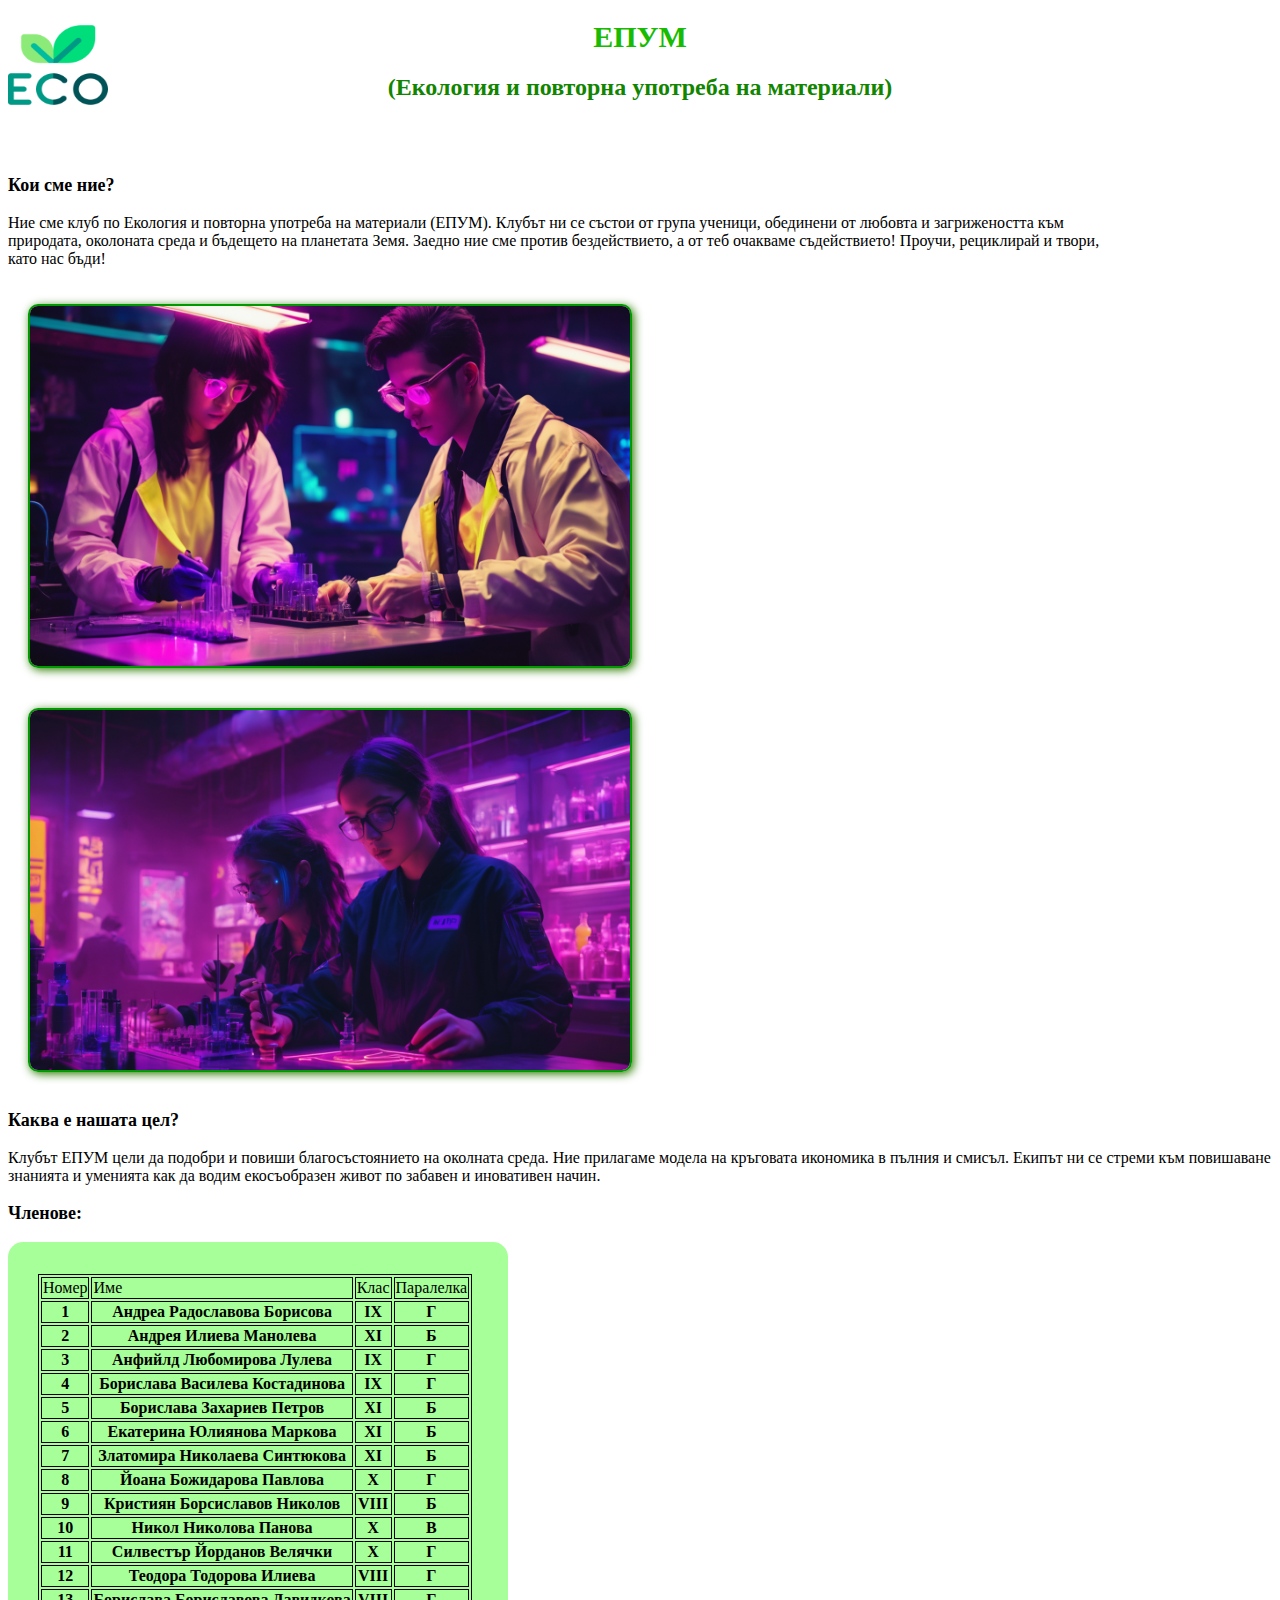
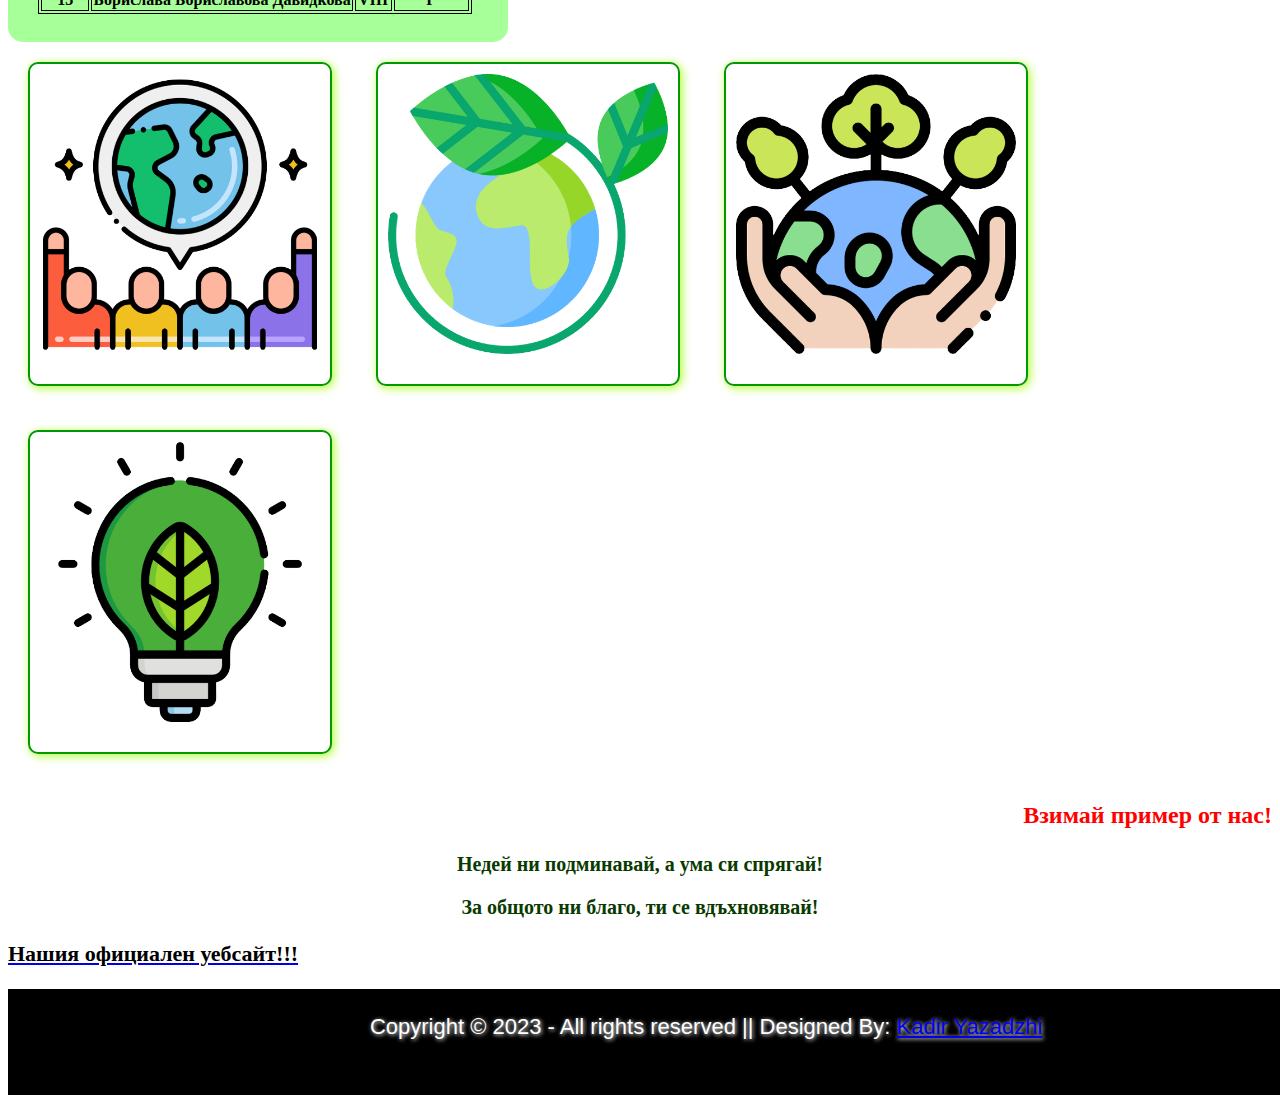
<file: index.html>
<!DOCTYPE html>
<html lang="en">
<head>
    <meta charset="UTF-8">
    <title>ЕПУМ</title>
    <link rel="stylesheet" href="Style/index.css">
</head>
<body oncontextmenu="return false;" onselectstart="return false">

<h1 class="tittle">ЕПУМ</h1>
<h2 class="tittle-2">(Екология и повторна употреба на материали)</h2>

<img class="logo" src="Photo/eco-friendly-removebg-preview.png">
<script src="https://cdn.lordicon.com/lordicon-1.1.0.js"></script>
<lord-icon
        src="https://cdn.lordicon.com/rkiwwysn.json"
        class="danimation"
        trigger="hover"
        style="width:150px;height:150px">
</lord-icon>
<br>
<br>
<p class="Question">Кои сме ние?</p>
<p class="text">Ние сме клуб по Екология и повторна употреба на материали (ЕПУМ). Клубът ни се състои от група ученици, обединени от любовта и загрижеността към природата, околоната среда и бъдещето на планетата Земя. Заедно ние сме против бездействието, а от теб очакваме съдействието! Проучи, рециклирай и твори, като нас бъди!</p>
<div  class="container">
    <img alt="Нашия клуб" class="img-1" src="Photo/ekip-1.png">
</div>

<div class="container">
    <img class="img-1" alt="Нашия клуб" src="Photo/ekip-2.png">
</div>
<p class="Question">Каква е нашата цел?</p>
<p class="text">Клубът ЕПУМ цели да подобри и повиши благосъстоянието на околната среда. Ние прилагаме модела на кръговата икономика в пълния и смисъл. Екипът ни се стреми към повишаване знанията и уменията как да водим екосъобразен живот по забавен и иновативен начин.</p>
<p class="Question">Членове:</p>
<div class="box">
<table>
    <tr>
        <td>Номер</td>
        <td>Име</td>
        <td>Клас</td>
        <td>Паралелка</td>
    </tr>
    <tr>
        <th>1</th>
        <th>Андреа Радославова Борисова</th>
        <th>IX</th>
        <th>Г</th>
    </tr>

    <tr>
        <th>2</th>
        <th>Андрея Илиева Манолева</th>
        <th>XI</th>
        <th>Б</th>
    </tr>

    <tr>
        <th>3</th>
        <th>Анфийлд Любомирова Лулева </th>
        <th>IX</th>
        <th>Г</th>
    </tr>

    <tr>
        <th>4</th>
        <th>Борислава Василева Костадинова </th>
        <th>IX</th>
        <th>Г</th>
    </tr>

    <tr>
        <th>5</th>
        <th>Борислава Захариев Петров </th>
        <th>XI</th>
        <th>Б</th>
    </tr>

    <tr>
        <th>6</th>
        <th>Екатерина Юлиянова Маркова </th>
        <th>XI</th>
        <th>Б</th>
    </tr>

    <tr>
        <th>7</th>
        <th>Златомира Николаева Синтюкова </th>
        <th>XI</th>
        <th>Б</th>
    </tr>

    <tr>
        <th>8</th>
        <th>Йоана Божидарова Павлова </th>
        <th>X</th>
        <th>Г</th>
    </tr>

    <tr>
        <th>9</th>
        <th>Кристиян Борсиславов Николов</th>
        <th>VIII</th>
        <th>Б</th>
    </tr>

    <tr>
        <th>10</th>
        <th>Никол Николова Панова </th>
        <th>X</th>
        <th>В</th>
    </tr>

    <tr>
        <th>11</th>
        <th>Силвестър Йорданов Велячки </th>
        <th>X</th>
        <th>Г</th>
    </tr>

    <tr>
        <th>12</th>
        <th>Теодора Тодорова Илиева </th>
        <th>VIII</th>
        <th>Г</th>
    </tr>

    <tr>
        <th>13</th>
        <th>Борислава Бориславова Давидкова </th>
        <th>VIII</th>
        <th>Г</th>
    </tr>
</table>
</div>
<div class="image-box">
<img class="image" src="Photo/environment-removebg-preview.png">
</div>
<div class="image-box2">
<img class="image" src="Photo/planet-earth-removebg-preview.png">
</div>
<div class="image-box3">
<img class="image" src="Photo/save-the-planet-removebg-preview.png">
</div>
<div class="image-box3">
    <img class="image" src="Photo/light-bulb-removebg-preview.png">
</div>
<p class="example">Взимай пример от нас!</p>
    <p class="direction">
        Недей ни подминавай, а ума си спрягай!
    </p>
    <p class="direction">
        За общото ни благо, ти се вдъхновявай!
    </p>
<a href="Home.html">
<p class="link">Нашия официален уебсайт!!!</p>
</a>
<div class="footer">
    <p class="textfooter">Copyright © 2023 - All rights reserved || Designed By: <a href="https://thetrackone.github.io/thetrack/Profile.html">Kadir Yazadzhi</a></p>
</div>

</body>
</html>
</file>
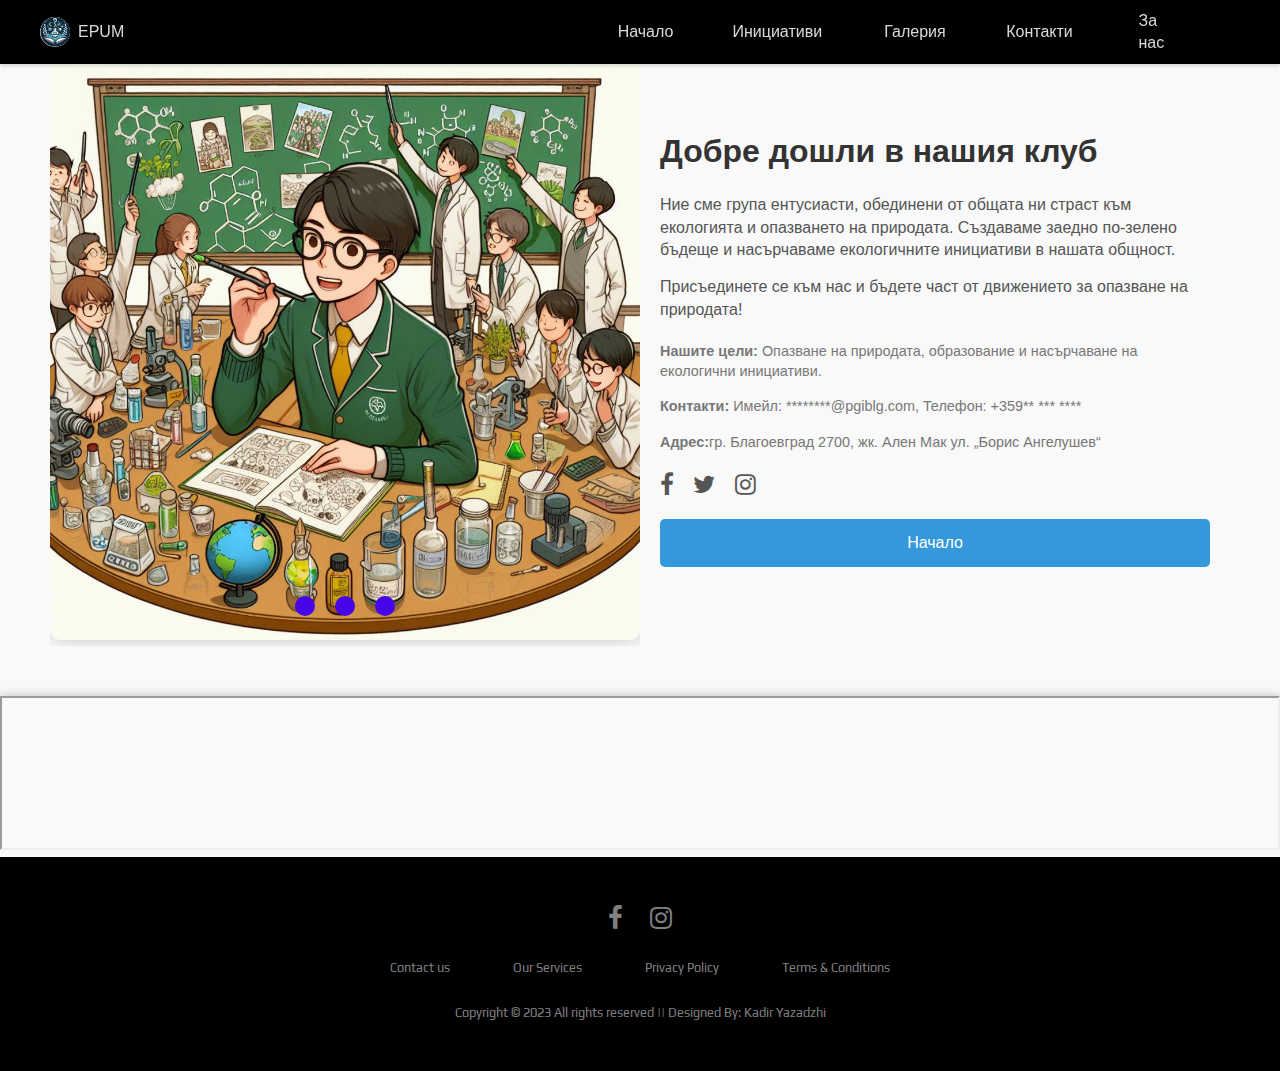
<file: About us.html>
<!DOCTYPE html>
<html lang="en">
<head>
    <meta charset="UTF-8">
    <meta name="viewport" content="width=device-width, initial-scale=1.0">
    <link rel="stylesheet" href="Style/About%20us.css">
    <link rel="stylesheet" href="Style/Navbar.css">
    <link rel="stylesheet" href="Style/Footer.css">
    <title>About Us</title>
    <meta name="description" content="This is a site for a chemistry club called EPUM (Ecology and Reuse of Materials) headed by Duska Stankovska at PGI Ivan Iliev - Blagoevgrad. The site is for educational purposes, developed and maintained by Kadir Yazadzhi.">
    <meta name="keywords" content="EPUM">
    <meta name="author" content="Kadir Yazadzhi">
</head>

<body oncontextmenu="return false;" onselectstart="return false">
<header id="navbar">
    <nav class="navbar-container container">
        <a href="/" class="home-link">
            <div class="navbar-logo" ><img class="logo" src="Photo/logo-official-epum.png"></div>
            EPUM
        </a>
        <button type="button" id="navbar-toggle" aria-controls="navbar-menu" aria-label="Toggle menu" aria-expanded="false">
            <span class="icon-bar"></span>
            <span class="icon-bar"></span>
            <span class="icon-bar"></span>
        </button>
        <div id="navbar-menu" aria-labelledby="navbar-toggle">
            <ul class="navbar-links">
                <li class="navbar-item"><a class="navbar-link" href="Home.html">Начало</a></li>
                <li class="navbar-item"><a class="navbar-link" href="Initiative.html">Инициативи</a></li>
                <li class="navbar-item"><a class="navbar-link" href="Gallery.html">Галерия</a></li>
                <li class="navbar-item"><a class="navbar-link" href="Contact.html">Контакти</a></li>
                <li class="navbar-item"><a class="navbar-link" href="About%20us.html">За нас</a></li>
            </ul>
        </div>
    </nav>
</header>
<script>
    function changeImage(image) {
        document.getElementById('about-image').src = image;
    }

    function scrollToTop() {
        const scrollDuration = 1000;
        const scrollStep = -window.scrollY / (scrollDuration / 15);
        const scrollInterval = setInterval(() => {
            if (window.scrollY !== 0) {
                window.scrollBy(0, scrollStep);
            } else {
                clearInterval(scrollInterval);
            }
        }, 15);
    }



</script>
<div class="about-us-container">
    <div class="image-container">
        <img id="about-image" src="Photo/About-Us-1.jpg" alt="About Us Image">
        <div class="image-buttons">
            <button onclick="changeImage('Photo/About-Us-2.jpg')"></button>
            <button onclick="changeImage('Photo/About-Us-3.jpg')"></button>
            <button onclick="changeImage('Photo/About-Us-4.jpg')"></button>
        </div>
    </div>
    <div class="text-container">
        <h1>Добре дошли в нашия клуб</h1>
        <p>Ние сме група ентусиасти, обединени от общата ни страст към екологията и опазването на природата. Създаваме заедно по-зелено бъдеще и насърчаваме екологичните инициативи в нашата общност.</p>
        <p>Присъединете се към нас и бъдете част от движението за опазване на природата!</p>
        <div class="additional-info">
            <p><strong>Нашите цели:</strong> Опазване на природата, образование и насърчаване на екологични инициативи.</p>
            <p><strong>Контакти:</strong> Имейл: ********@pgiblg.com, Телефон: +359** *** ****</p>
            <p><strong>Адрес:</strong>гр. Благоевград 2700, жк. Ален Мак ул. „Борис Ангелушев“</p>
        </div>
        <div class="social-links">
            <a href="#" class="fa fa-facebook"></a>
            <a href="#" class="fa fa-twitter"></a>
            <a href="#" class="fa fa-instagram"></a>
        </div>
        <button class="start-button" onclick="scrollToTop()">Начало</button>
    </div>
</div>


<div class="map-responsive">
    <iframe src="https://www.google.com/maps/embed?pb=!1m18!1m12!1m3!1d2964.8951243077468!2d23.09404517551159!3d42.00252627122838!2m3!1f0!2f0!3f0!3m2!1i1024!2i768!4f13.1!3m3!1m2!1s0x14aa58b26d3d2289%3A0xf6ce5a99f95ebdef!2z0J_RgNC-0YTQtdGB0LjQvtC90LDQu9C90LAg0LPQuNC80L3QsNC30LjRjyDQv9C-INC40LrQvtC90L7QvNC40LrQsCDigJ7QmNCy0LDQvSDQmNC70LjQtdCy4oCc!5e0!3m2!1sbg!2sbg!4v1698179225461!5m2!1sbg!2sbg" ></iframe>
</div>


    <!--FONT AWESOME-->
    <link rel="stylesheet" href="https://cdnjs.cloudflare.com/ajax/libs/font-awesome/4.7.0/css/font-awesome.min.css">

    <!--GOOGLE FONTS-->
    <link rel="preconnect" href="https://fonts.gstatic.com">
    <link href="https://fonts.googleapis.com/css2?family=Fredoka+One&family=Play&display=swap" rel="stylesheet">
    <footer>
        <div class="footer">
            <div class="row">
                <a href="#"><i class="fa fa-facebook"></i></a>
                <a href="#"><i class="fa fa-instagram"></i></a>
            </div>

            <div class="row">
                <ul>
                    <li><a href="Contact.html">Contact us</a></li>
                    <li><a href="Our%20Services.html">Our Services</a></li>
                    <li><a href="Privacy%20Policy.html">Privacy Policy</a></li>
                    <li><a href="Terms%20&%20Conditions.html">Terms & Conditions</a></li>
                </ul>
            </div>

            <div class="row">
                Copyright © 2023 All rights reserved || Designed By: <a href="https://thetrackone.github.io/thetrack/Profile.html">Kadir Yazadzhi</a>
            </div>
        </div>
    </footer>

<link rel="stylesheet" href="https://cdnjs.cloudflare.com/ajax/libs/font-awesome/4.7.0/css/font-awesome.min.css">
<script src="Script/Navbar.js"></script>
</body>
</html>
</file>
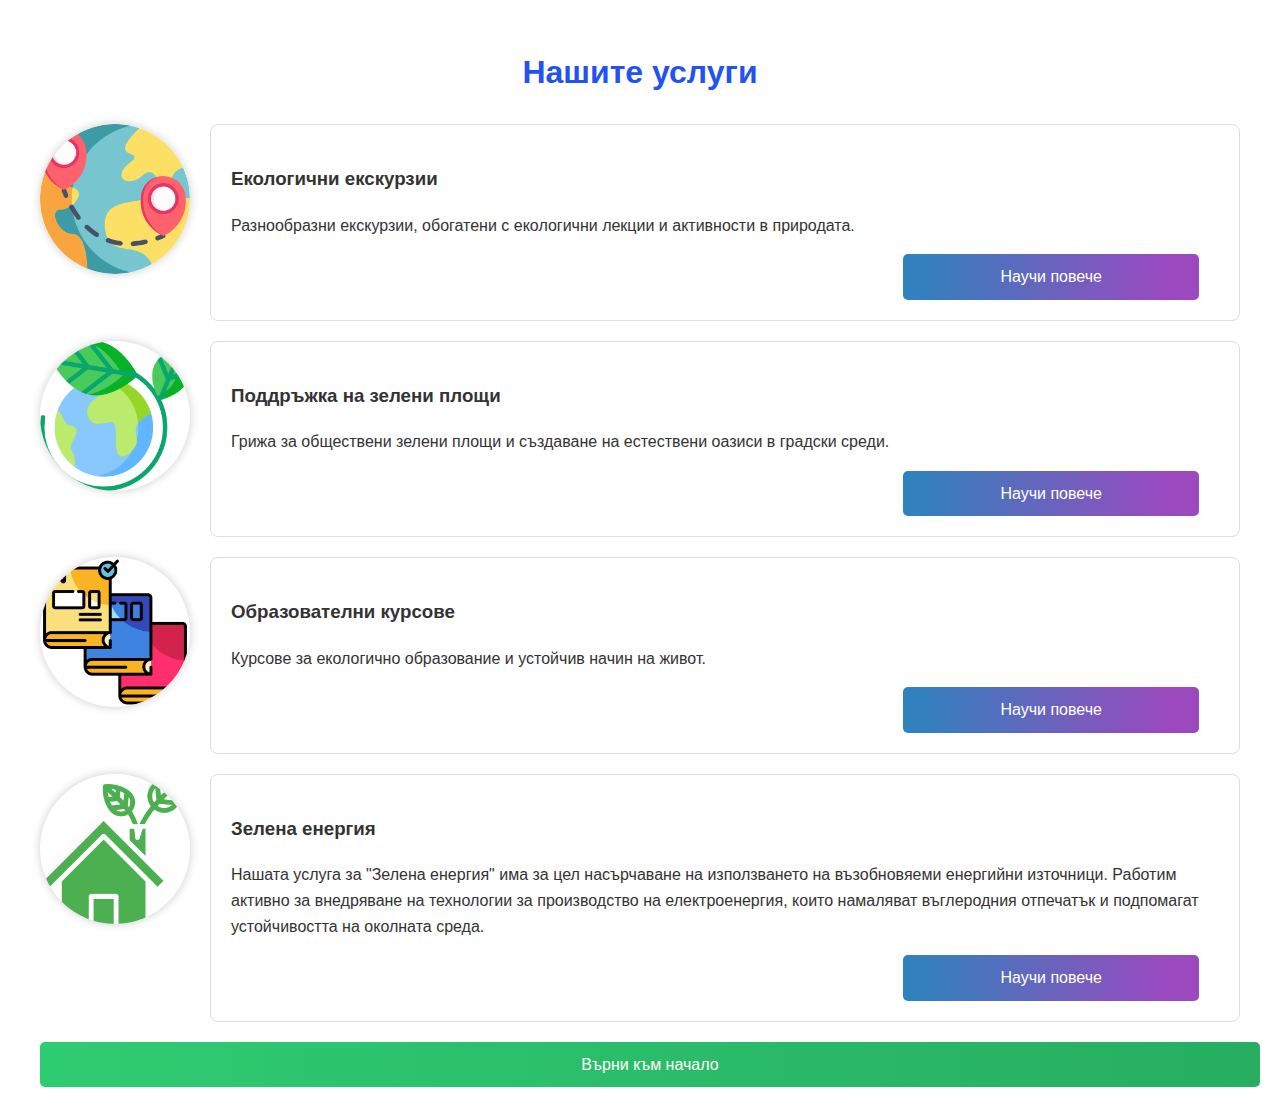
<file: Our Services.html>
<!DOCTYPE html>
<html lang="en">
<head>
    <meta charset="UTF-8">
  <meta name="description" content="This is a site for a chemistry club called EPUM (Ecology and Reuse of Materials) headed by Duska Stankovska at PGI Ivan Iliev - Blagoevgrad. The site is for educational purposes, developed and maintained by Kadir Yazadzhi.">
  <meta name="keywords" content="EPUM">
  <meta name="author" content="Kadir Yazadzhi">
    <title>Our Services</title>
  <link rel="stylesheet" href="Style/Our%20Services.css">
</head>
<body>
<script oncontextmenu="return false;" onselectstart="return false">
  function acceptTerms() {
    // Добавете код за пренасочване към началната страница
    alert('Пренасочване към началната страница...');
    window.location.href = 'Home.html'
  }
</script>
<div class="container">
  <section>
    <h2>Нашите услуги</h2>
    <div class="service">
      <img src="Photo/trip.png" alt="Service 1">
      <div class="service-content">
        <h3>Екологични екскурзии</h3>
        <p>Разнообразни екскурзии, обогатени с екологични лекции и активности в природата.</p>
        <div class="overlay">Научи повече</div>
      </div>
    </div>

    <div class="service">
      <img src="Photo/green-area.png" alt="Service 2">
      <div class="service-content">
        <h3>Поддръжка на зелени площи</h3>
        <p>Грижа за обществени зелени площи и създаване на естествени оазиси в градски среди.</p>
        <div class="overlay">Научи повече</div>
      </div>
    </div>

    <div class="service">
      <img src="Photo/education-course.png" alt="Service 3">
      <div class="service-content">
        <h3>Образователни курсове</h3>
        <p>Курсове за екологично образование и устойчив начин на живот.</p>
        <div class="overlay">Научи повече</div>
      </div>
    </div>

    <div class="service">
      <img src="Photo/green-energy.png" alt="Екологична услуга: Зелена енергия">
      <div class="service-content">
        <h3>Зелена енергия</h3>
        <p>Нашата услуга за "Зелена енергия" има за цел насърчаване на използването на възобновяеми енергийни източници. Работим активно за внедряване на технологии за производство на електроенергия, които намаляват въглеродния отпечатък и подпомагат устойчивостта на околната среда.</p>
        <div class="overlay">Научи повече</div>
      </div>
    </div>


  </section>
  <a href="#" class="accept-button" onclick="acceptTerms()">Върни към начало</a>
</div>

</body>
</html>
</file>
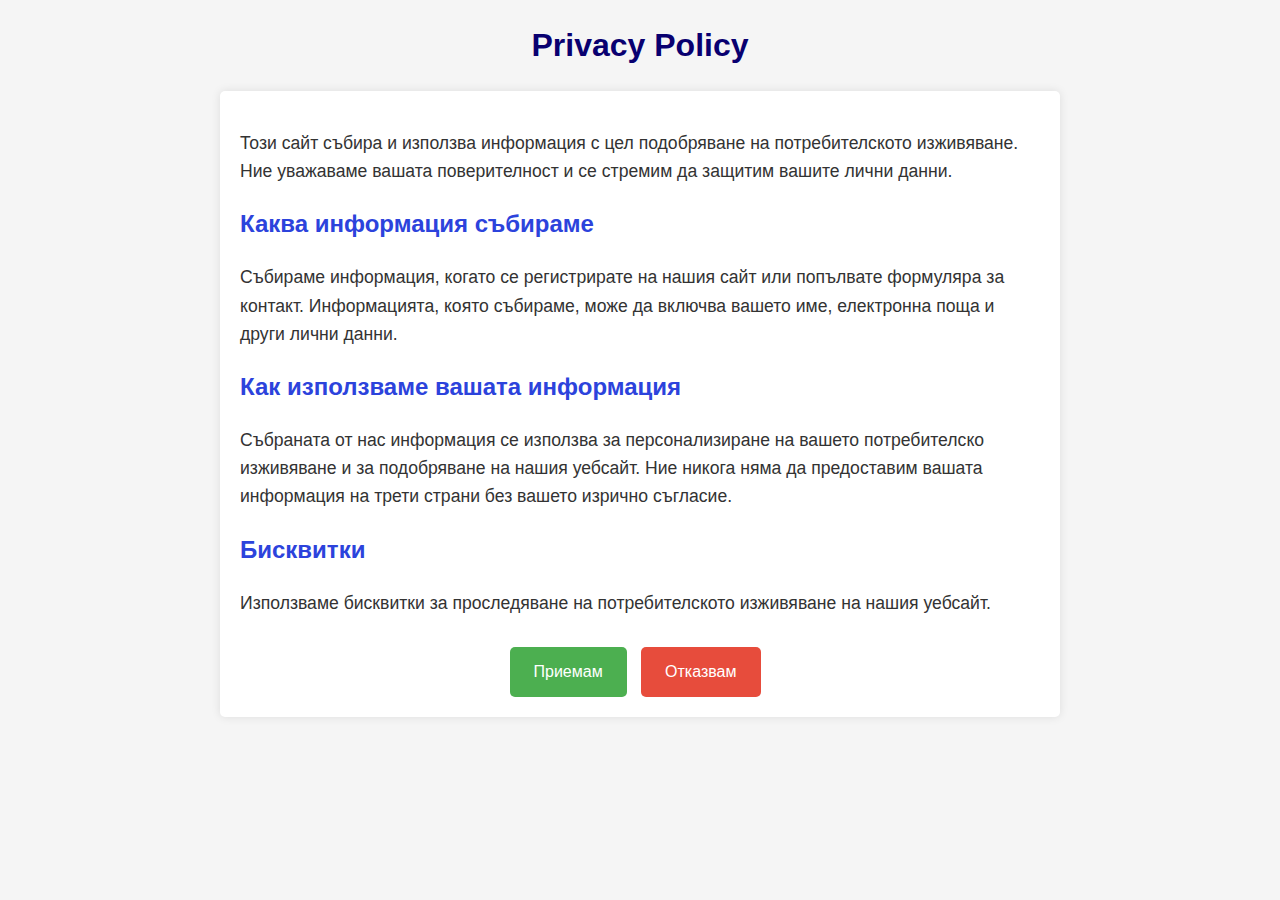
<file: Privacy Policy.html>
<!DOCTYPE html>
<html lang="en">
<head>
    <meta charset="UTF-8">
  <meta name="description" content="This is a site for a chemistry club called EPUM (Ecology and Reuse of Materials) headed by Duska Stankovska at PGI Ivan Iliev - Blagoevgrad. The site is for educational purposes, developed and maintained by Kadir Yazadzhi.">
  <meta name="keywords" content="EPUM">
  <meta name="author" content="Kadir Yazadzhi">
    <title>Privacy Policy</title>
  <link rel="stylesheet" href="Style/Privacy%20Policy.css">
  <link rel="stylesheet" href="https://cdnjs.cloudflare.com/ajax/libs/font-awesome/6.0.0-beta3/css/all.min.css">
</head>
<body oncontextmenu="return false;" onselectstart="return false">
<h1>Privacy Policy</h1>
<div class="content">
  <p>Този сайт събира и използва информация с цел подобряване на потребителското изживяване. Ние уважаваме вашата поверителност и се стремим да защитим вашите лични данни.</p>

  <h2>Каква информация събираме</h2>
  <p>Събираме информация, когато се регистрирате на нашия сайт или попълвате формуляра за контакт. Информацията, която събираме, може да включва вашето име, електронна поща и други лични данни.</p>

  <h2>Как използваме вашата информация</h2>
  <p>Събраната от нас информация се използва за персонализиране на вашето потребителско изживяване и за подобряване на нашия уебсайт. Ние никога няма да предоставим вашата информация на трети страни без вашето изрично съгласие.</p>

  <h2>Бисквитки</h2>
  <p>Използваме бисквитки за проследяване на потребителското изживяване на нашия уебсайт.</p>

  <div class="button-container">
    <a href="#" class="accept-button" onclick="acceptPrivacy()">Приемам</a>
    <a href="#" class="cancel-button" onclick="showModal()">Отказвам</a>
  </div>
</div>

<div id="modal" class="modal">
  <div class="modal-content">
    <i class="fas fa-times-circle modal-icon" style="color: #e74c3c;"></i>
    <p>Не можете да се откажете от политаката за поверителност</p>
    <a href="#" class="accept-button" onclick="hideModal()">Разбрах</a>
  </div>
</div>
<script src="Script/Privacy%20Policy.js"></script>
</body>
</html>
</file>
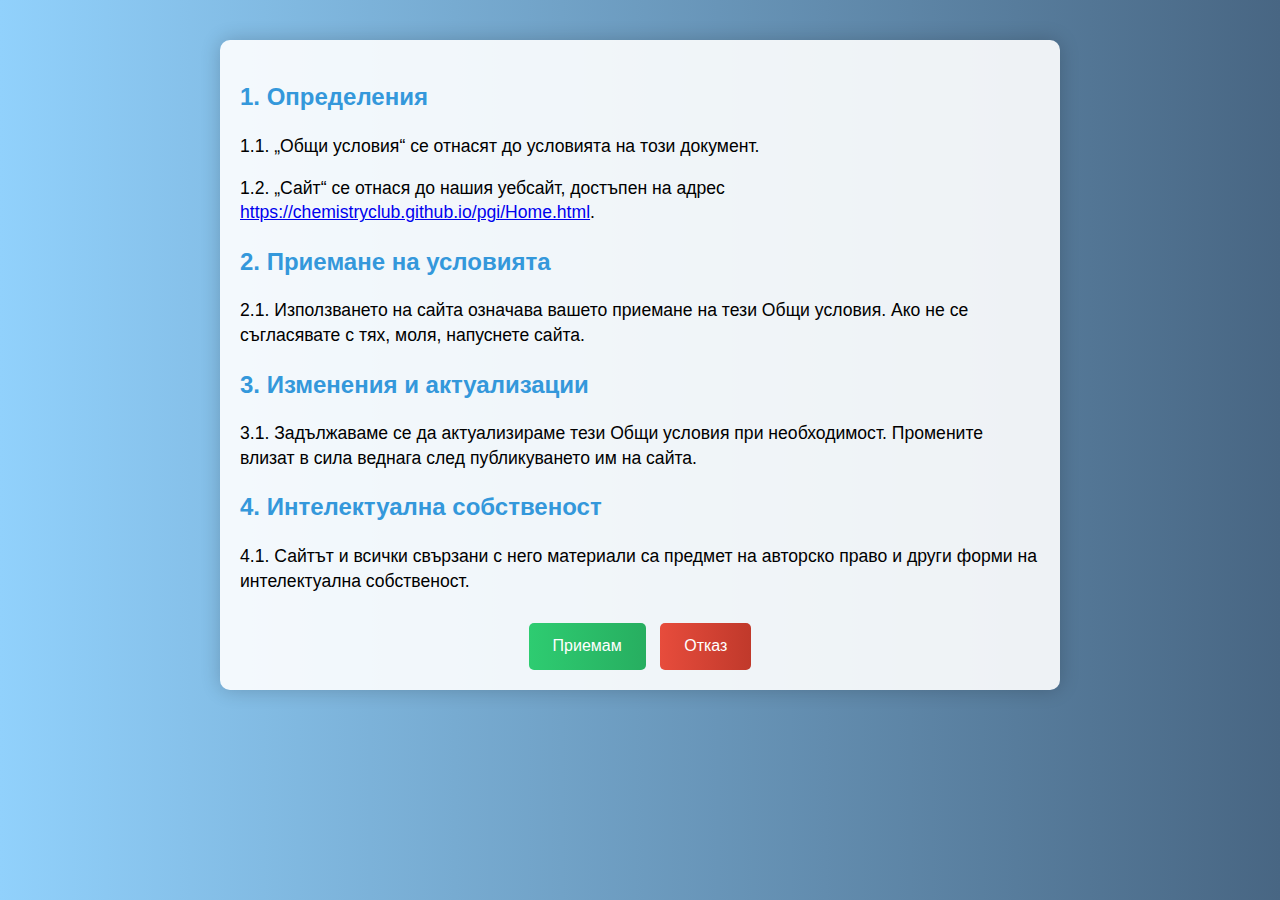
<file: Terms & Conditions.html>
<!DOCTYPE html>
<html lang="en">
<head>
    <meta charset="UTF-8">
  <meta name="description" content="This is a site for a chemistry club called EPUM (Ecology and Reuse of Materials) headed by Duska Stankovska at PGI Ivan Iliev - Blagoevgrad. The site is for educational purposes, developed and maintained by Kadir Yazadzhi.">
  <meta name="keywords" content="EPUM">
  <meta name="author" content="Kadir Yazadzhi">
    <title>Terms & Conditions</title>
  <link rel="stylesheet" href="Style/Terms%20&%20Conditions.css">
  <link rel="stylesheet" href="https://cdnjs.cloudflare.com/ajax/libs/font-awesome/6.0.0-beta3/css/all.min.css">
</head>
<body oncontextmenu="return false;" onselectstart="return false">
<div class="content">
  <h2>1. Определения</h2>
  <p>1.1. „Общи условия“ се отнасят до условията на този документ.</p>
  <p>1.2. „Сайт“ се отнася до нашия уебсайт, достъпен на адрес <a href="https://chemistryclub.github.io/pgi/Home.html">https://chemistryclub.github.io/pgi/Home.html</a>.</p>

  <h2>2. Приемане на условията</h2>
  <p>2.1. Използването на сайта означава вашето приемане на тези Общи условия. Ако не се съгласявате с тях,
    моля, напуснете сайта.</p>

  <h2>3. Изменения и актуализации</h2>
  <p>3.1. Задължаваме се да актуализираме тези Общи условия при необходимост. Промените влизат в сила веднага след
    публикуването им на сайта.</p>

  <h2>4. Интелектуална собственост</h2>
  <p>4.1. Сайтът и всички свързани с него материали са предмет на авторско право и други форми на интелектуална
    собственост.</p>

  <div class="button-container">
    <a href="#" class="accept-button" onclick="acceptTerms()">Приемам</a>
    <a href="#" class="cancel-button" onclick="showModal()">Отказ</a>
  </div>
</div>

<div id="modal" class="modal">
  <div class="modal-content">
    <i class="fas fa-times-circle modal-icon"></i>
    <p>Не можете да се откажете от общите условия.</p>
    <a href="#" class="accept-button" onclick="hideModal()">Разбрах</a>
  </div>
</div>

<script src="Script/Terms%20&%20Conditions.js"></script>
</body>
</html>
</file>
<file: Style/index.css>
@media only screen and (max-width: 768px){
    .text {
    font-size: 18px;
    text-align: left;

}
    body {
    margin: 30px;
}
}
.tittle {
    font-size: 30px;
    color: #18bb00;
    font-weight: bold;
    text-align: center;
}
.tittle-2 {
    color: #118500;
    text-align: center;
}
.Question {
    font-size: 18px;
    font-weight: bold;
}
.logo {
    width: 100px;
    height: 90px;
    display: flex;
    position: absolute;
    top: 20px;

}
.text {
    font-size: 16px;
    text-align: left;

}
table {
    border: 1px solid black;
    position: relative;
    left: 30px;
    top: 32px;
}
td {
    border: 1px solid black;
}
th {
    border: 1px solid black;
}
.box {
    max-width: 500px;
    height: 400px;
    background-color: #a7ff99;
    border-radius: 15px;
    align-items: center;
}
.example {
    font-size: 24px;
    font-weight: bolder;
    color: red;
    text-align: right;
}
.link {
    font-size: 22px;
    color: #000000;
    font-weight: bold;
    text-align: left;
}
.direction {
    font-size: 20px;
    color: #093a00;
    font-weight: bold;
    text-align: center;
}
.image {
    width: 280px;
    position: center;
    padding: 10px;
    display: block;
}
.image-box {

    width: 300px;
    height: 320px;
    display: inline-block;
    color: whitesmoke;
    border: 2px solid  #009a00;
    border-radius: 10px;
    box-shadow: 2px 2px 10px greenyellow;
    margin: 20px;
    justify-items: center;


}

.image-box2 {
    width: 300px;
    height: 320px;
    display: inline-block;
    color: whitesmoke;
    border: 2px solid  #009a00;
    border-radius: 10px;
    box-shadow: 2px 2px 10px greenyellow;
    margin: 20px;
    justify-items: center;

}

.image-box3 {
    width: 300px;
    height: 320px;
    display: inline-block;
    color: whitesmoke;
    border: 2px solid #009a00;
    border-radius: 10px;
    box-shadow: 2px 2px 10px greenyellow;
    margin: 20px;
    justify-items: center;

}
.container {
    width: 600px;
    height: 360px;
    display: inline-block;
    color: whitesmoke;
    border: 2px solid #009a00;
    border-radius: 10px;
    box-shadow: 2px 2px 10px #2c7c00;
    margin: 20px;
    justify-items: center;
    justify-content: center;
    align-items: center;

}
.img-1 {
    border-radius: 8px;
    position: relative;
    width: 100%;
    height: 100%;

}
.footer {
    width: 110%;
    height: 100px;
    background-color: black;
    padding: 3px;
}
.textfooter {
    color: white;
    text-align: center;
    font-size: 22px;
    text-shadow: 1px 1px 4px white;
    font-family: Arial;

}
.danimation {
    position: relative;
    bottom: 120px;
    float: right;

}
.img-1 {

}
</file>
<file: Style/Navbar.css>
:root {
    --navbar-bg-color: hsl(0, 0%, 0%);
    --navbar-text-color: hsl(0, 0%, 85%);
    --navbar-text-color-focus: white;
    --navbar-bg-contrast: hsl(0, 0%, 25%);
}
.container {
    max-width: 100%;
    padding-left: 1.4rem;
    padding-right: 1.4rem;
    margin-left: auto;
    margin-right: auto;
}
.logo {
    width: 100%;
}
#navbar {
    --navbar-height: 64px;
    position: fixed;
    height: var(--navbar-height);
    background-color: var(--navbar-bg-color);
    left: 0;
    right: 0;
    box-shadow: 0 2px 4px rgba(0, 0, 0, 0.15);
    z-index: 1000;
    top: 0;

}

.navbar-container {
    display: flex;
    justify-content: space-between;
    height: 100%;
    align-items: center;
    padding-left: 40px;
    margin-right: 40px;
}

.navbar-item {
    margin: 0.9em;
    width: 100%;
}

.home-link,
.navbar-link {
    color: var(--navbar-text-color);
    text-decoration: none;
    display: flex;
    font-weight: 400;
    align-items: center;
}

.home-link:is(:focus, :hover) {
    color: var(--navbar-text-color-focus);
}

.navbar-link {
    justify-content: center;
    width: 90%;
    padding: 0.8em 1em;
    border-radius: 5px;
}

.navbar-link:is(:focus, :hover) {
    color: var(--navbar-text-color-focus);
    background-color: var(--navbar-bg-contrast);
}

.navbar-logo {
    background-color: var(--navbar-text-color-focus);
    border-radius: 50%;
    width: 30px;
    height: 30px;
    margin-right: 0.5em;
}

#navbar-toggle {
    cursor: pointer;
    border: none;
    background-color: transparent;
    width: 40px;
    height: 40px;
    display: flex;
    align-items: center;
    justify-content: center;
    flex-direction: column;
}

.icon-bar {
    display: block;
    width: 25px;
    height: 4px;
    margin: 2px;
    background-color: var(--navbar-text-color);
}

#navbar-toggle:is(:focus, :hover) .icon-bar {
    background-color: var(--navbar-text-color-focus);
}

#navbar-toggle[aria-expanded="true"] .icon-bar:is(:first-child, :last-child) {
    position: absolute;
    margin: 0;
    width: 30px;
}

#navbar-toggle[aria-expanded="true"] .icon-bar:first-child {
    transform: rotate(45deg);
}

#navbar-toggle[aria-expanded="true"] .icon-bar:nth-child(2) {
    opacity: 0;
}

#navbar-toggle[aria-expanded="true"] .icon-bar:last-child {
    transform: rotate(-45deg);
}

#navbar-menu {
    position: fixed;
    top: var(--navbar-height);
    bottom: 0;
    opacity: 0;
    visibility: hidden;
    left: 0;
    right: 0;
}

#navbar-toggle[aria-expanded="true"] + #navbar-menu {
    background-color: rgba(0, 0, 0, 0.4);
    opacity: 1;
    visibility: visible;
}

.navbar-links {
    list-style: none;
    position: absolute;
    background-color: var(--navbar-bg-color);
    display: flex;
    flex-direction: column;
    align-items: center;
    left: 0;
    right: 0;
    margin: 10px;
    border-radius: 5px;
    box-shadow: 0 0 20px rgba(0, 0, 0, 0.3);
}

#navbar-toggle[aria-expanded="true"] + #navbar-menu .navbar-links {
    padding: 1em;
}

@media screen and (min-width: 700px) {
    #navbar-toggle,
    #navbar-toggle[aria-expanded="true"] {
        display: none;
    }

    #navbar-menu,
    #navbar-toggle[aria-expanded="true"] #navbar-menu {
        visibility: visible;
        opacity: 1;
        position: static;
        display: block;
        height: 100%;
    }

    .navbar-links,
    #navbar-toggle[aria-expanded="true"] #navbar-menu .navbar-links {
        margin: 0;
        padding: 0;
        box-shadow: none;
        position: static;
        flex-direction: row;
        width: 100%;
        height: 100%;
    }
}
</file>
<file: Style/Footer.css>
.footer{
    background:#000;
    padding:30px;
    font-family: 'Play', sans-serif;
    text-align:center;
    bottom: 0;
    z-index: 1000;
}
footer {
    width: 100%;
    position: relative;
    bottom: 0;
    z-index: 1000;
}
.footer .row{
    width:100%;
    margin:1% 0%;
    padding:0.6% 0%;
    color:gray;
    font-size:0.8em;
}

.footer .row a{
    text-decoration:none;
    color:gray;
    transition:0.5s;
}

.footer .row a:hover{
    color:#fff;
}

.footer .row ul{
    width:100%;
}

.footer .row ul li{
    display:inline-block;
    margin:0px 30px;
}

.footer .row a i{
    font-size:2em;
    margin:0% 1%;
}

@media (max-width:720px){
    .footer{
        text-align:left;
        padding:5%;
    }
    .footer .row ul li{
        display:block;
        margin:10px 0px;
        text-align:left;
    }
    .footer .row a i{
        margin:0% 3%;
    }
}
</file>
